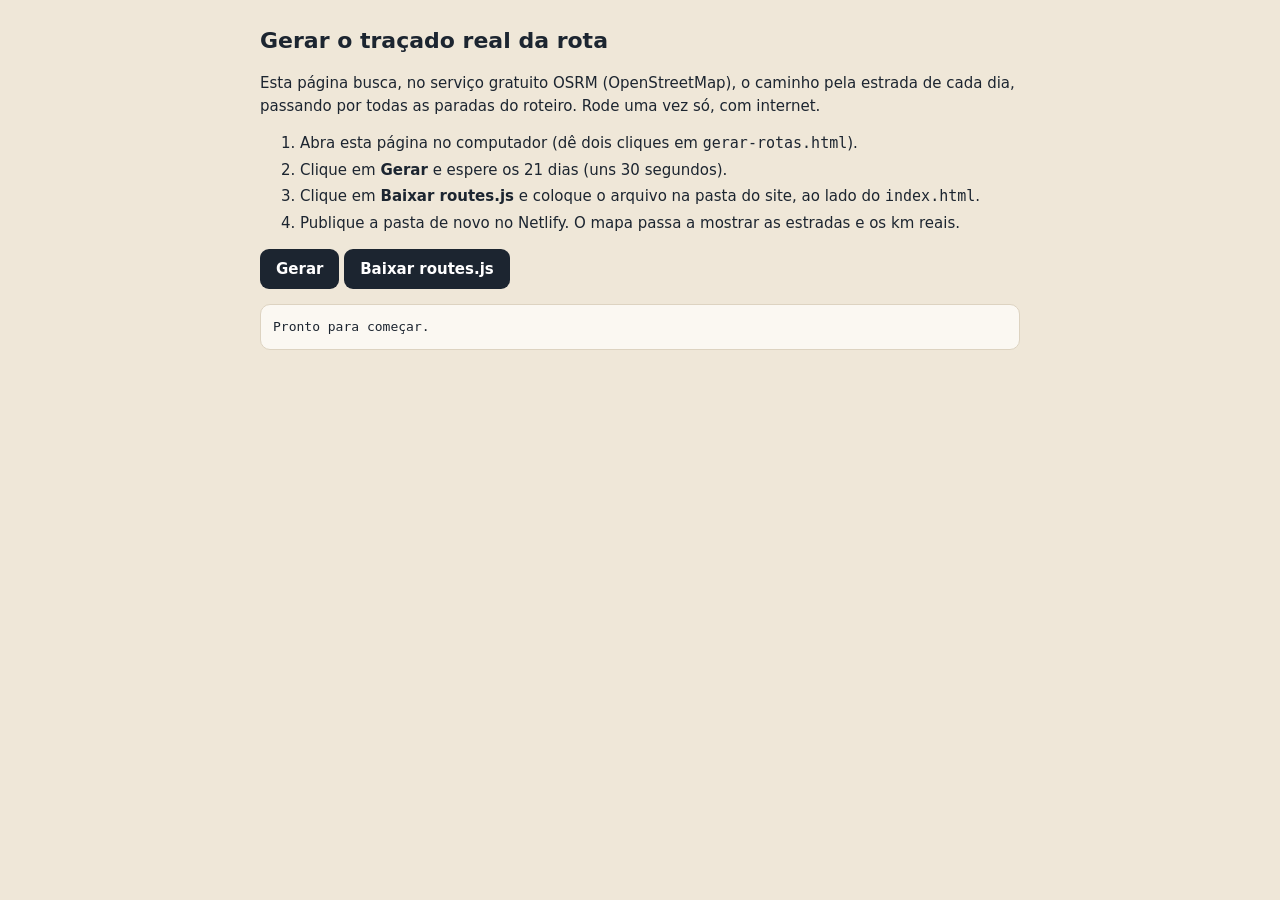
<file: gerar-rotas.html>
<!doctype html>
<html lang="pt-BR">
<head>
<meta charset="utf-8">
<meta name="viewport" content="width=device-width,initial-scale=1">
<title>Gerar traçado real</title>
<style>
body{margin:0;background:#efe7d8;color:#1c2530;font:15px/1.5 system-ui,-apple-system,"Segoe UI",Roboto,sans-serif}
.w{max-width:760px;margin:0 auto;padding:24px 16px}
h1{font-size:22px;margin:0 0 8px}
button,a.b{display:inline-block;background:#1c2530;color:#fff;border:0;border-radius:9px;padding:11px 16px;font:600 15px system-ui;cursor:pointer;text-decoration:none}
button:disabled{opacity:.5}
pre{background:#fbf8f2;border:1px solid #ddd3c1;border-radius:10px;padding:12px;font-size:13px;white-space:pre-wrap;max-height:50vh;overflow:auto}
ol li{margin:4px 0}
.ok{color:#1f8a4c}.err{color:#ad3a2c}
</style>
</head>
<body>
<div class="w">
  <h1>Gerar o traçado real da rota</h1>
  <p>Esta página busca, no serviço gratuito OSRM (OpenStreetMap), o caminho pela estrada de cada dia, passando por todas as paradas do roteiro. Rode uma vez só, com internet.</p>
  <ol>
    <li>Abra esta página no computador (dê dois cliques em <code>gerar-rotas.html</code>).</li>
    <li>Clique em <b>Gerar</b> e espere os 21 dias (uns 30 segundos).</li>
    <li>Clique em <b>Baixar routes.js</b> e coloque o arquivo na pasta do site, ao lado do <code>index.html</code>.</li>
    <li>Publique a pasta de novo no Netlify. O mapa passa a mostrar as estradas e os km reais.</li>
  </ol>
  <p><button id="go">Gerar</button> <a class="b" id="dl" hidden download="routes.js">Baixar routes.js</a></p>
  <pre id="log">Pronto para começar.</pre>
</div>
<script src="data.js"></script>
<script>
const SERVERS = ["https://router.project-osrm.org/route/v1/driving/", "https://routing.openstreetmap.de/routed-car/route/v1/driving/"];
const log = (t, c) => { const p = document.getElementById("log"); p.innerHTML += "\n" + (c ? `<span class="${c}">${t}</span>` : t); p.scrollTop = p.scrollHeight; };
const sleep = ms => new Promise(r => setTimeout(r, ms));
function simplify(pts, tol){ // Douglas-Peucker em graus
  if (pts.length < 3) return pts;
  const keep = new Uint8Array(pts.length); keep[0] = keep[pts.length-1] = 1;
  const st = [[0, pts.length-1]];
  while (st.length){
    const [a,b] = st.pop(); let mx = 0, idx = -1;
    const [ay,ax] = pts[a], [by,bx] = pts[b], dx = bx-ax, dy = by-ay, L2 = dx*dx+dy*dy;
    for (let i=a+1;i<b;i++){
      const [py,px] = pts[i];
      let t = L2 ? ((px-ax)*dx+(py-ay)*dy)/L2 : 0; t = Math.max(0,Math.min(1,t));
      const ex = ax+t*dx-px, ey = ay+t*dy-py, d = ex*ex+ey*ey;
      if (d > mx){ mx = d; idx = i; }
    }
    if (mx > tol*tol){ keep[idx] = 1; st.push([a,idx],[idx,b]); }
  }
  return pts.filter((_,i) => keep[i]);
}
async function route(coords){
  for (const s of SERVERS){
    try{
      const u = s + coords.map(c => c[1].toFixed(5)+","+c[0].toFixed(5)).join(";") + "?overview=full&geometries=geojson&continue_straight=false";
      const r = await fetch(u); if (!r.ok) throw new Error("HTTP "+r.status);
      const j = await r.json(); if (j.code !== "Ok") throw new Error(j.code);
      return j.routes[0];
    }catch(e){ log("  servidor falhou ("+e.message+"), tentando outro…"); await sleep(1200); }
  }
  throw new Error("nenhum servidor respondeu");
}
document.getElementById("go").onclick = async () => {
  const btn = document.getElementById("go"); btn.disabled = true;
  const out = {lines:{}, km:{}, generated: new Date().toISOString()}; let fails = 0;
  for (const d of TRIP.days){
    if (!d.km) continue;
    const coords = d.stops.filter(s => s.t !== "border").map(s => [s.lat, s.lng]);
    try{
      const r = await route(coords);
      const pts = r.geometry.coordinates.map(c => [+c[1].toFixed(5), +c[0].toFixed(5)]);
      out.lines[d.d] = simplify(pts, 0.0008);
      out.km[d.d] = Math.round(r.distance/1000);
      log(`Dia ${String(d.d).padStart(2,"0")} ${d.from} → ${d.to}: ${out.km[d.d]} km (roteiro: ${d.km})`, Math.abs(out.km[d.d]-d.km)/d.km > .15 ? "err" : "ok");
    }catch(e){ fails++; log(`Dia ${d.d}: ERRO — ${e.message}. Esse dia fica em linha reta.`, "err"); }
    await sleep(1100);
  }
  const blob = new Blob(["window.ROUTES=" + JSON.stringify(out) + ";"], {type:"text/javascript"});
  const a = document.getElementById("dl"); a.href = URL.createObjectURL(blob); a.hidden = false;
  log(`\nConcluído${fails?` com ${fails} erro(s)`:""}. Clique em "Baixar routes.js". Em vermelho: dias em que o traçado real difere mais de 15% do roteiro — vale olhar no mapa se a rota faz sentido.`, fails ? "err" : "ok");
  btn.disabled = false;
};
</script>
</body>
</html>
</file>
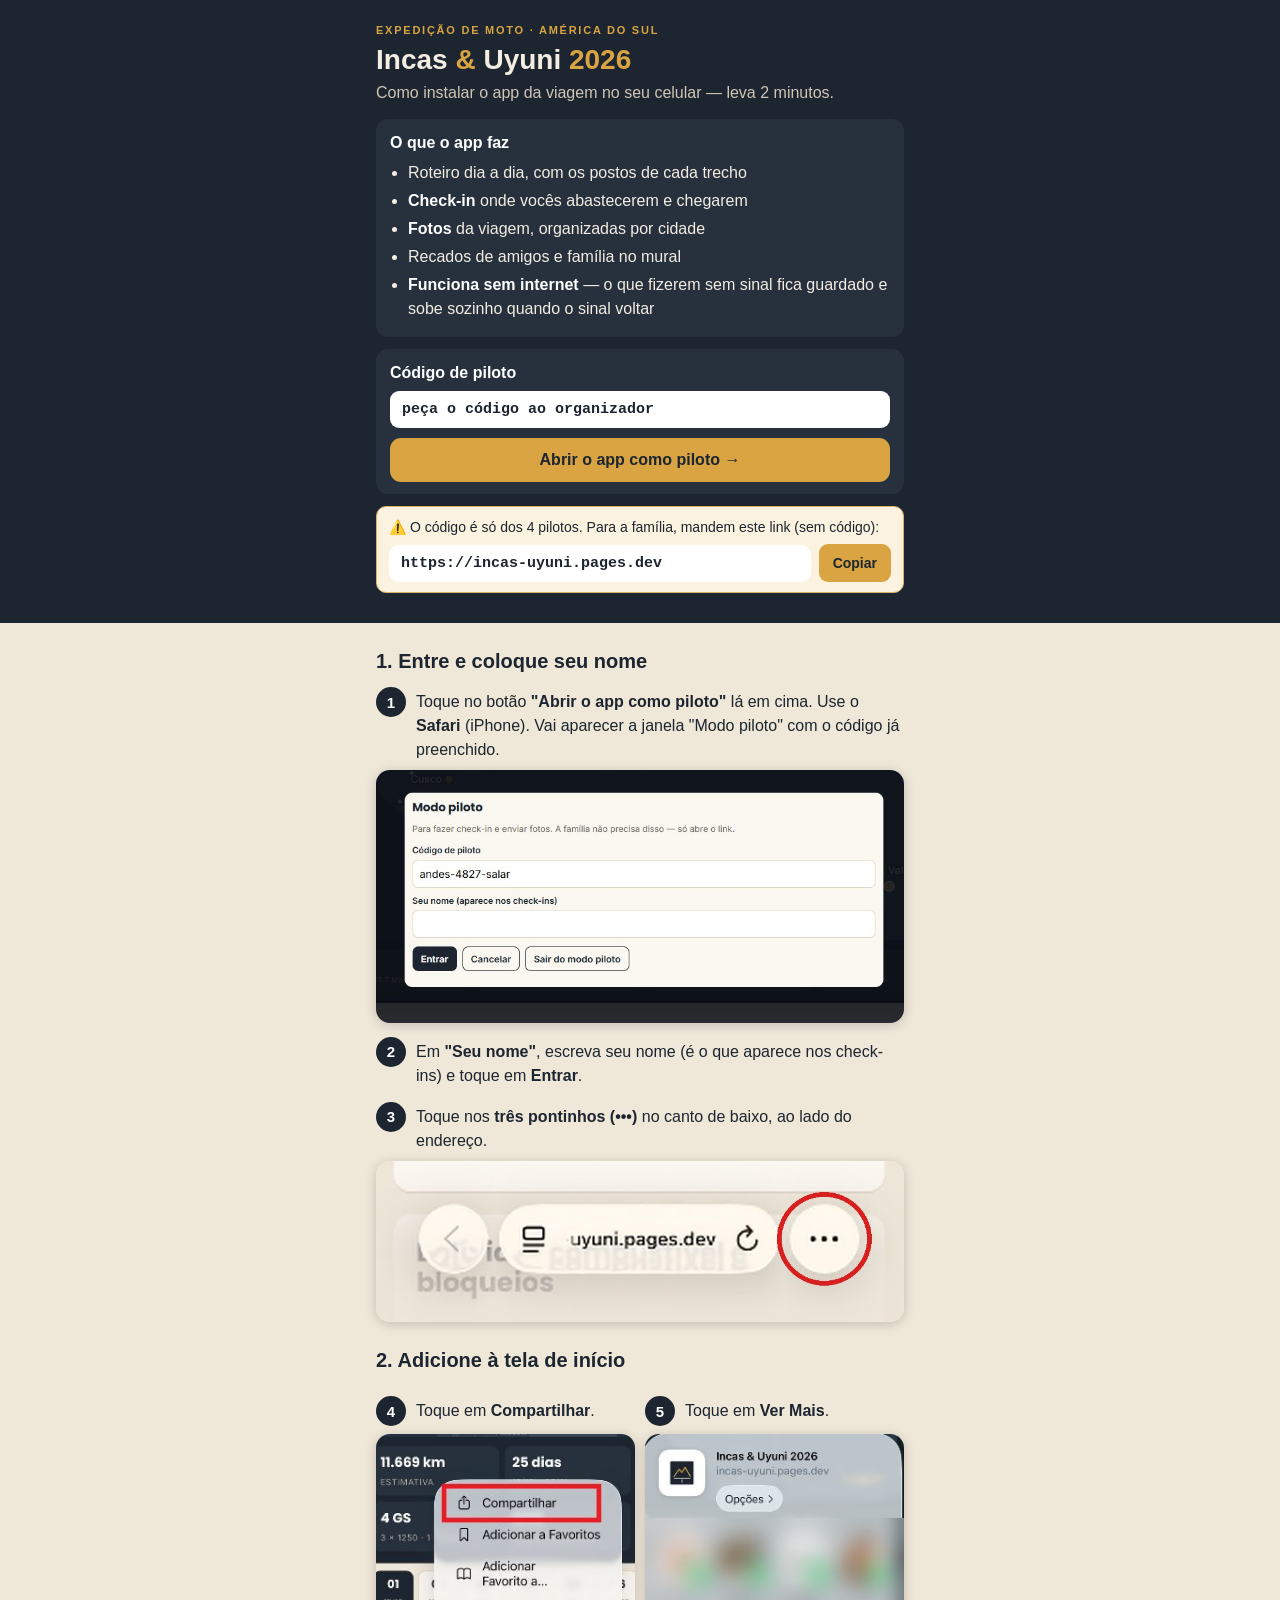
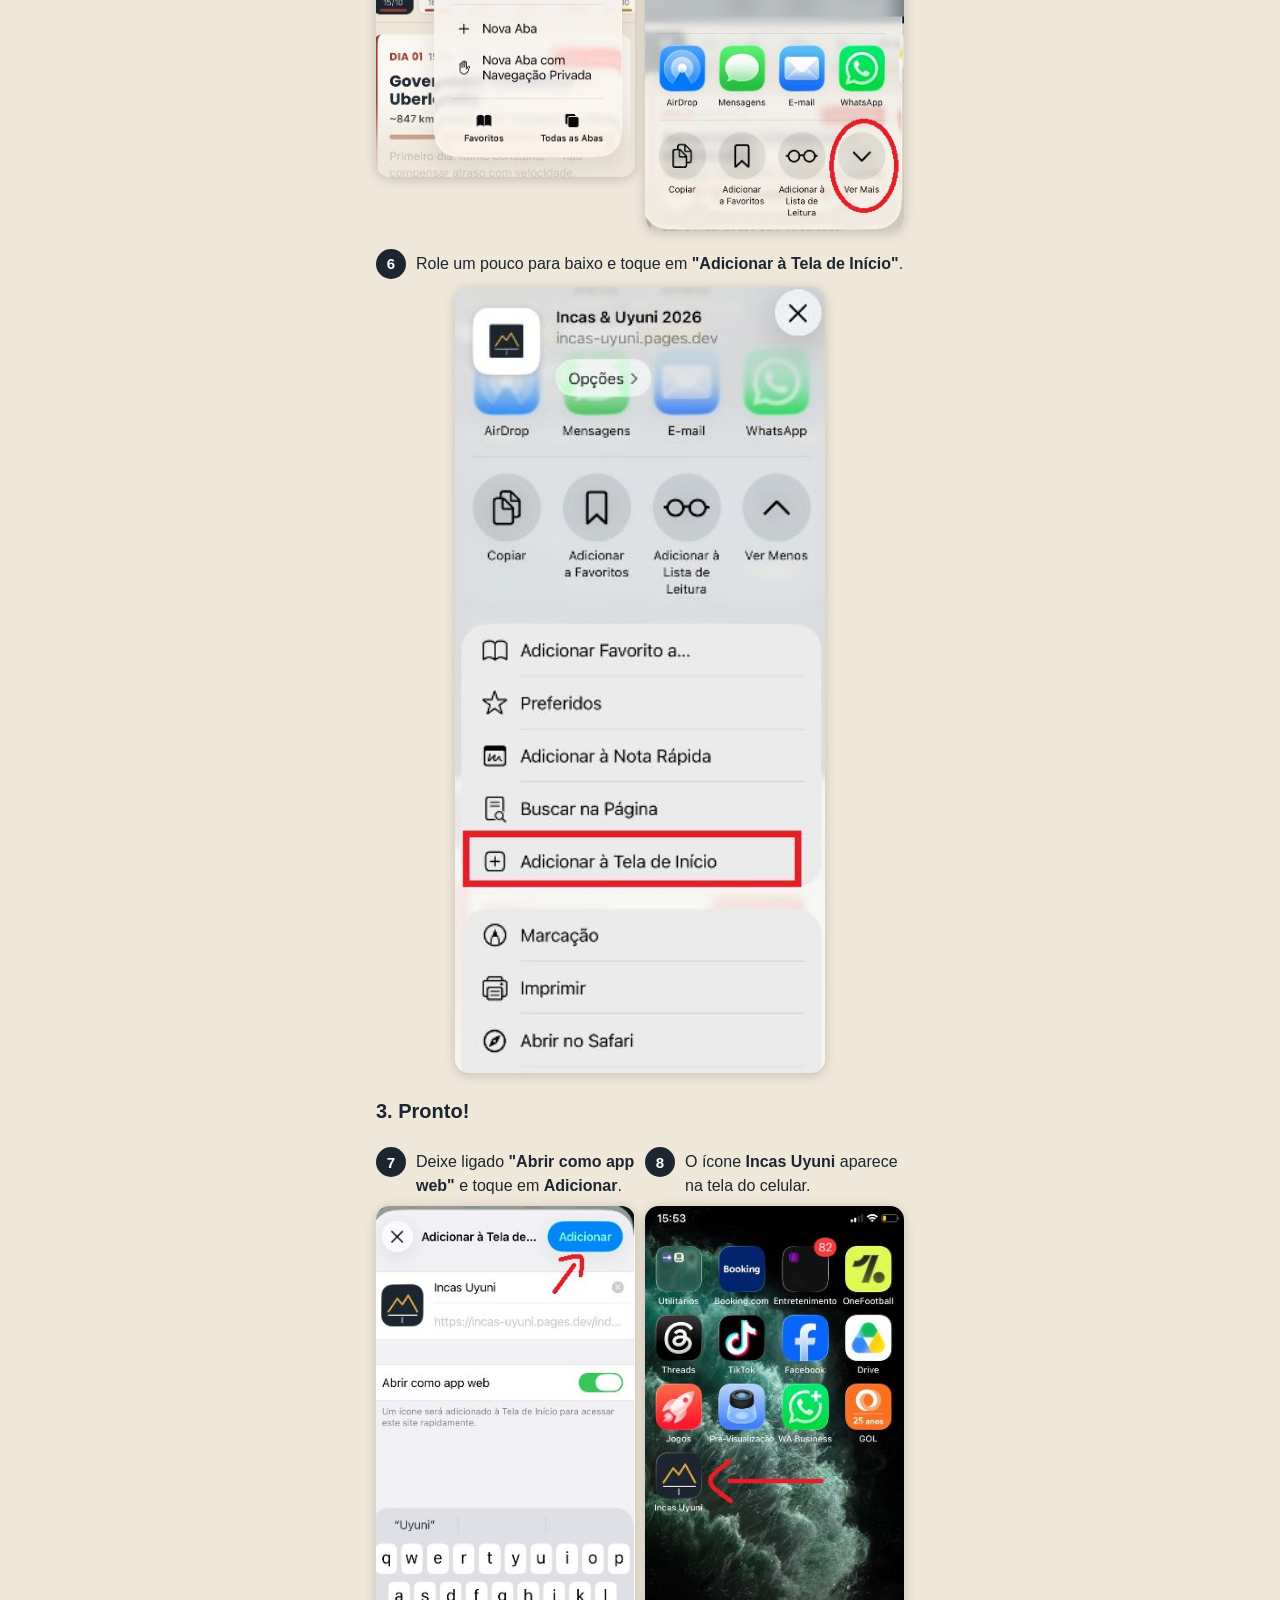
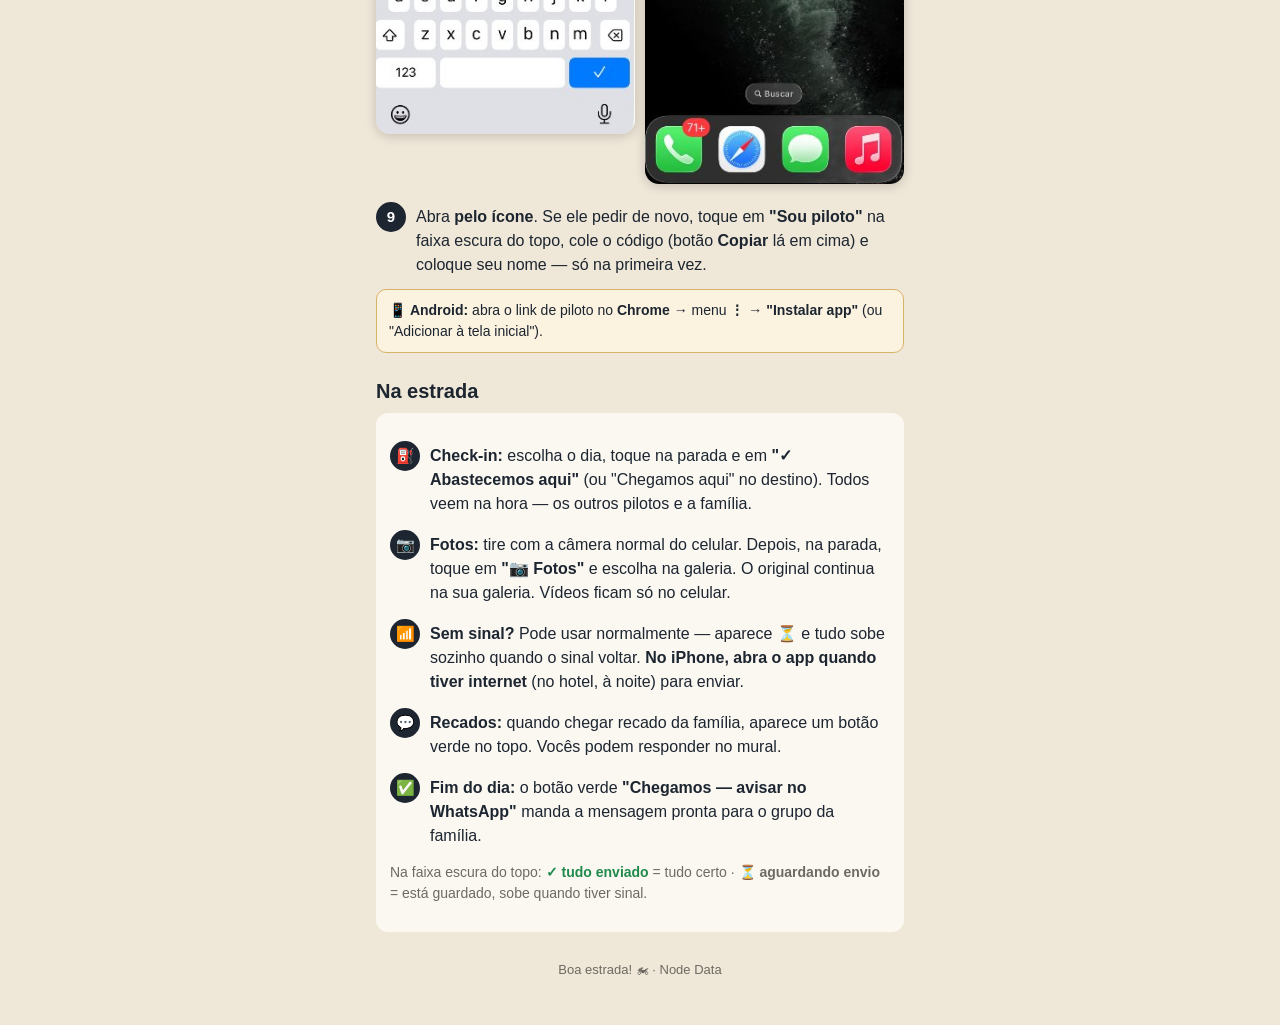
<file: guia.html>
<!doctype html>
<html lang="pt-BR">
<head>
<meta charset="utf-8">
<meta name="viewport" content="width=device-width,initial-scale=1,viewport-fit=cover">
<title>Guia dos pilotos — Incas &amp; Uyuni 2026</title>
<meta name="robots" content="noindex">
<meta name="theme-color" content="#1c2530">
<style>
:root{--ink:#1c2530;--paper:#efe7d8;--card:#fbf8f2;--gold:#d9a441;--muted:#6d6a62;--line:#ddd3c1;--green:#1f8a4c;--red:#c62828}
*{box-sizing:border-box}
body{margin:0;background:var(--paper);color:var(--ink);font:16px/1.5 Inter,-apple-system,"Segoe UI",Roboto,sans-serif}
.w{max-width:560px;margin:0 auto;padding:0 16px 32px}
.cover{background:var(--ink);color:#f3ede2;padding:22px 16px 18px}
.cover .w{padding-bottom:0}
.eb{font-size:11px;letter-spacing:.16em;text-transform:uppercase;color:var(--gold);font-weight:700}
h1{font:700 28px/1.1 Poppins,Inter,sans-serif;margin:6px 0 6px}
h1 span{color:var(--gold)}
h2{font:700 20px/1.2 Poppins,Inter,sans-serif;margin:26px 0 10px}
.lead{color:#cfc6b6;margin:0 0 14px}
.box{background:#26313d;border-radius:12px;padding:12px 14px;margin:12px 0}
.box b{color:#fff}
.box ul{padding-left:18px;margin:6px 0 0}
.box li{margin:4px 0}
.field{display:flex;gap:8px;align-items:center;margin-top:6px}
.field code{flex:1;background:#fff;color:var(--ink);font:600 15px ui-monospace,Menlo,monospace;padding:10px 12px;border-radius:9px;overflow-wrap:anywhere}
.cp{flex:0 0 auto;border:0;border-radius:9px;background:var(--gold);color:var(--ink);font:700 14px Inter,sans-serif;padding:11px 14px;cursor:pointer}
.cp.done{background:var(--green);color:#fff}
.go{display:block;text-align:center;margin-top:10px;background:var(--gold);color:var(--ink);text-decoration:none;font:700 16px Inter,sans-serif;padding:13px;border-radius:11px}
.warn{background:#fbf2df;border:1px solid #d9b26a;border-radius:10px;padding:10px 12px;font-size:14px;color:var(--ink);margin:12px 0}
.step{display:flex;gap:10px;align-items:flex-start;margin:14px 0 6px}
.n{flex:0 0 30px;height:30px;border-radius:50%;background:var(--ink);color:#fff;font:700 15px Inter,sans-serif;display:grid;place-items:center}
.step p{margin:3px 0 0}
.shot{display:block;margin:8px auto 4px;border-radius:14px;box-shadow:0 2px 12px rgba(0,0,0,.18);max-width:100%;height:auto}
.two{display:grid;grid-template-columns:1fr 1fr;gap:10px}
.two .shot{width:100%}
.card{background:var(--card);border-radius:12px;padding:14px;margin:10px 0}
.ok{color:var(--green);font-weight:700}
.foot{text-align:center;color:var(--muted);font-size:13px;margin-top:28px}
a.inl{color:#2f5d8a;font-weight:600}
</style>
</head>
<body>
<div class="cover"><div class="w">
  <div class="eb">Expedição de moto · América do Sul</div>
  <h1>Incas <span>&amp;</span> Uyuni <span>2026</span></h1>
  <p class="lead">Como instalar o app da viagem no seu celular — leva 2 minutos.</p>
  <div class="box"><b>O que o app faz</b>
    <ul>
      <li>Roteiro dia a dia, com os postos de cada trecho</li>
      <li><b>Check-in</b> onde vocês abastecerem e chegarem</li>
      <li><b>Fotos</b> da viagem, organizadas por cidade</li>
      <li>Recados de amigos e família no mural</li>
      <li><b>Funciona sem internet</b> — o que fizerem sem sinal fica guardado e sobe sozinho quando o sinal voltar</li>
    </ul>
  </div>
  <div class="box" id="pilotbox">
    <b>Código de piloto</b>
    <div class="field"><code id="code">—</code><button class="cp" data-copy="code">Copiar</button></div>
    <a class="go" id="golink" href="#">Abrir o app como piloto →</a>
  </div>
  <div class="warn">⚠️ O código é só dos 4 pilotos. Para a família, mandem este link (sem código):
    <div class="field"><code id="famlink">https://incas-uyuni.pages.dev</code><button class="cp" data-copy="famlink">Copiar</button></div>
  </div>
</div></div>

<div class="w">
  <h2>1. Entre e coloque seu nome</h2>
  <div class="step"><div class="n">1</div><p>Toque no botão <b>"Abrir o app como piloto"</b> lá em cima. Use o <b>Safari</b> (iPhone). Vai aparecer a janela "Modo piloto" com o código já preenchido.</p></div>
  <img class="shot" src="img/guia/passo1.jpg" alt="Janela Modo piloto">
  <div class="step"><div class="n">2</div><p>Em <b>"Seu nome"</b>, escreva seu nome (é o que aparece nos check-ins) e toque em <b>Entrar</b>.</p></div>
  <div class="step"><div class="n">3</div><p>Toque nos <b>três pontinhos (•••)</b> no canto de baixo, ao lado do endereço.</p></div>
  <img class="shot" src="img/guia/passo2.jpg" alt="Botão de três pontinhos">

  <h2>2. Adicione à tela de início</h2>
  <div class="two">
    <div><div class="step"><div class="n">4</div><p>Toque em <b>Compartilhar</b>.</p></div><img class="shot" src="img/guia/passo3.jpg" alt="Compartilhar"></div>
    <div><div class="step"><div class="n">5</div><p>Toque em <b>Ver Mais</b>.</p></div><img class="shot" src="img/guia/passo4.jpg" alt="Ver mais"></div>
  </div>
  <div class="step"><div class="n">6</div><p>Role um pouco para baixo e toque em <b>"Adicionar à Tela de Início"</b>.</p></div>
  <img class="shot" src="img/guia/passo5.jpg" alt="Adicionar à Tela de Início" style="width:70%">

  <h2>3. Pronto!</h2>
  <div class="two">
    <div><div class="step"><div class="n">7</div><p>Deixe ligado <b>"Abrir como app web"</b> e toque em <b>Adicionar</b>.</p></div><img class="shot" src="img/guia/passo6.jpg" alt="Adicionar"></div>
    <div><div class="step"><div class="n">8</div><p>O ícone <b>Incas Uyuni</b> aparece na tela do celular.</p></div><img class="shot" src="img/guia/passo7.jpg" alt="Ícone na tela"></div>
  </div>
  <div class="step"><div class="n">9</div><p>Abra <b>pelo ícone</b>. Se ele pedir de novo, toque em <b>"Sou piloto"</b> na faixa escura do topo, cole o código (botão <b>Copiar</b> lá em cima) e coloque seu nome — só na primeira vez.</p></div>
  <div class="warn">📱 <b>Android:</b> abra o link de piloto no <b>Chrome</b> → menu <b>⋮</b> → <b>"Instalar app"</b> (ou "Adicionar à tela inicial").</div>

  <h2>Na estrada</h2>
  <div class="card">
    <div class="step"><div class="n">⛽</div><p><b>Check-in:</b> escolha o dia, toque na parada e em <b>"✓ Abastecemos aqui"</b> (ou "Chegamos aqui" no destino). Todos veem na hora — os outros pilotos e a família.</p></div>
    <div class="step"><div class="n">📷</div><p><b>Fotos:</b> tire com a câmera normal do celular. Depois, na parada, toque em <b>"📷 Fotos"</b> e escolha na galeria. O original continua na sua galeria. Vídeos ficam só no celular.</p></div>
    <div class="step"><div class="n">📶</div><p><b>Sem sinal?</b> Pode usar normalmente — aparece <b>⏳</b> e tudo sobe sozinho quando o sinal voltar. <b>No iPhone, abra o app quando tiver internet</b> (no hotel, à noite) para enviar.</p></div>
    <div class="step"><div class="n">💬</div><p><b>Recados:</b> quando chegar recado da família, aparece um botão verde no topo. Vocês podem responder no mural.</p></div>
    <div class="step"><div class="n">✅</div><p><b>Fim do dia:</b> o botão verde <b>"Chegamos — avisar no WhatsApp"</b> manda a mensagem pronta para o grupo da família.</p></div>
    <p style="font-size:14px;color:var(--muted)">Na faixa escura do topo: <span class="ok">✓ tudo enviado</span> = tudo certo · <b>⏳ aguardando envio</b> = está guardado, sobe quando tiver sinal.</p>
  </div>
  <p class="foot">Boa estrada! 🏍 · Node Data</p>
</div>

<script>
// O código vem do próprio link (…/guia.html?piloto=CODIGO) — ele não fica salvo no site.
(function(){
  const code = (new URLSearchParams(location.search).get("piloto") || "").trim();
  const base = "https://incas-uyuni.pages.dev/";
  if (code){
    document.getElementById("code").textContent = code;
    document.getElementById("golink").href = base + "?piloto=" + encodeURIComponent(code);
  } else {
    document.getElementById("code").textContent = "peça o código ao organizador";
    document.querySelector('[data-copy="code"]').hidden = true;
    document.getElementById("golink").href = base;
  }
  async function copy(text){
    try{ await navigator.clipboard.writeText(text); return true; }
    catch(e){
      const t = document.createElement("textarea"); t.value = text; t.setAttribute("readonly",""); t.style.position = "fixed"; t.style.opacity = "0";
      document.body.appendChild(t); t.select(); t.setSelectionRange(0, text.length);
      let ok = false; try{ ok = document.execCommand("copy"); }catch(_){} t.remove(); return ok;
    }
  }
  document.querySelectorAll("[data-copy]").forEach(b => b.addEventListener("click", async () => {
    const ok = await copy(document.getElementById(b.dataset.copy).textContent.trim());
    const old = b.textContent; b.textContent = ok ? "Copiado ✓" : "Toque e segure o texto"; b.classList.toggle("done", ok);
    setTimeout(() => { b.textContent = old; b.classList.remove("done"); }, 2200);
  }));
})();
</script>
</body>
</html>
</file>
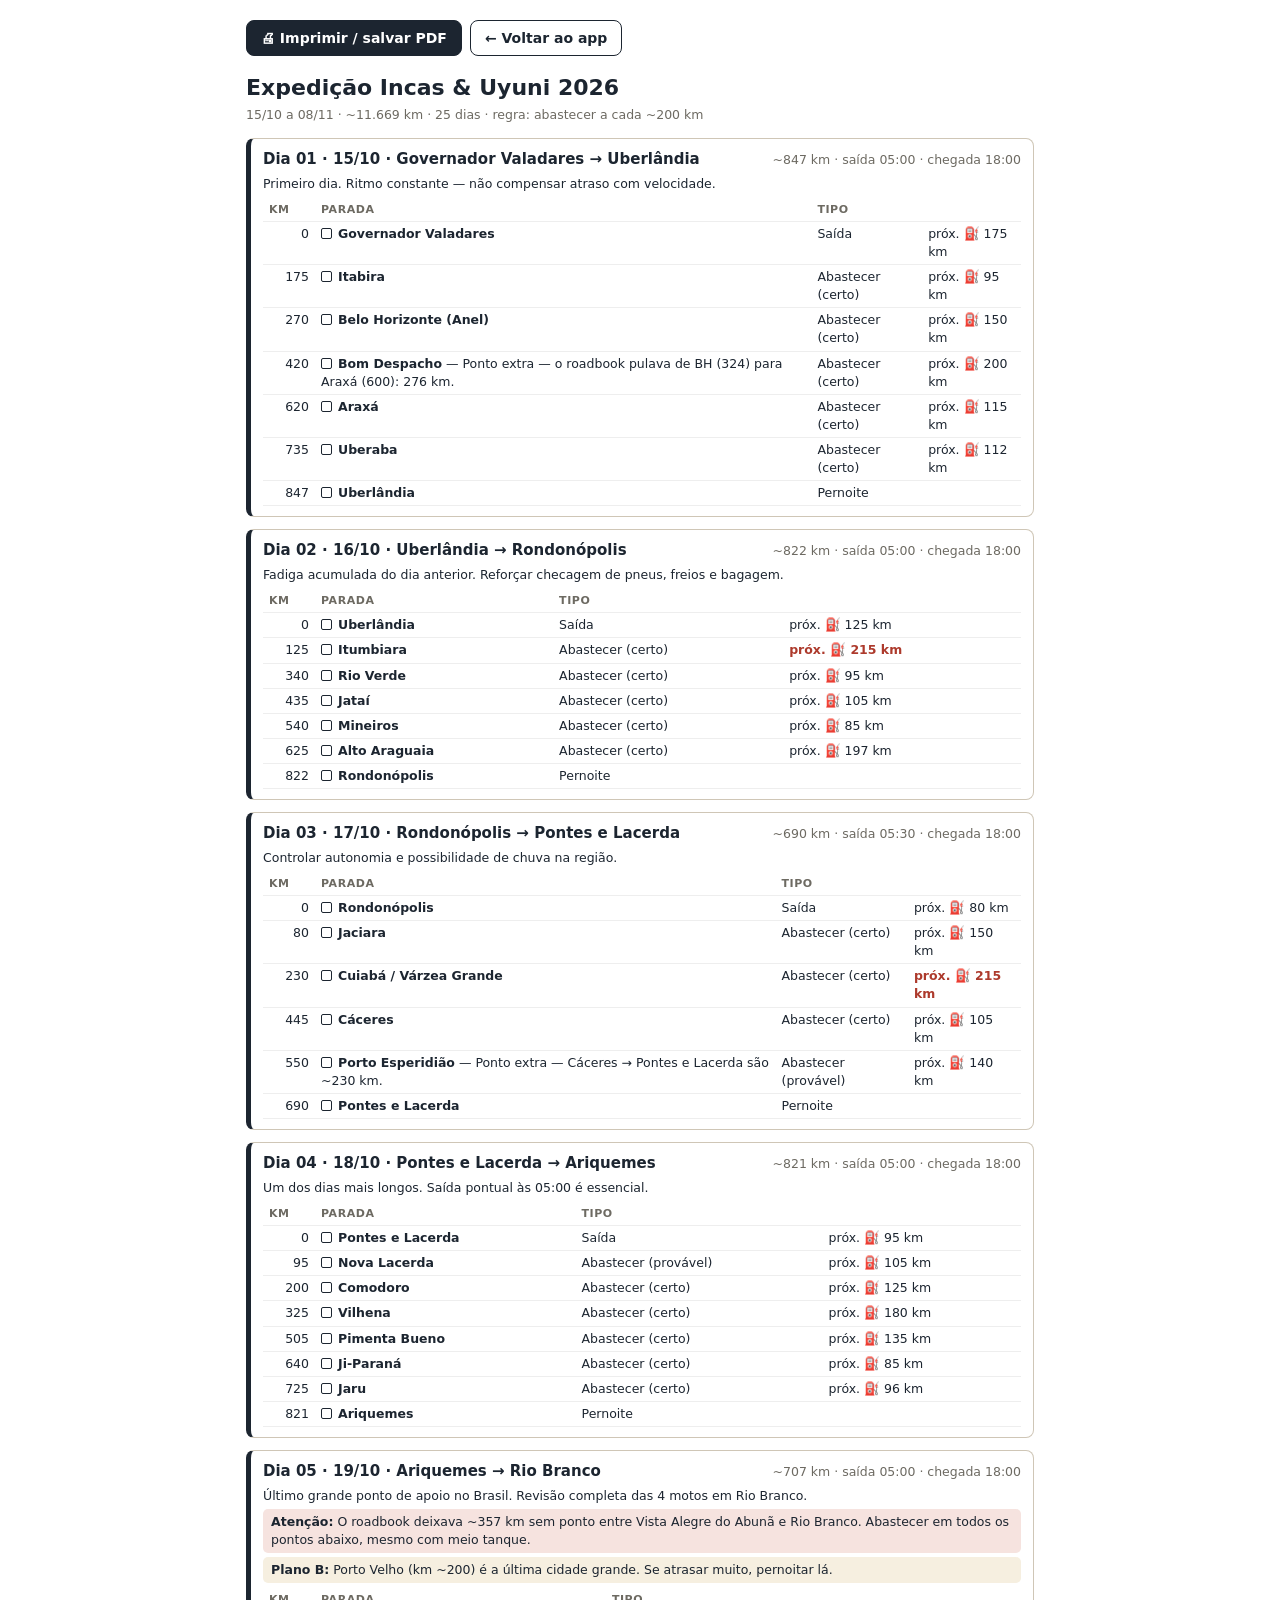
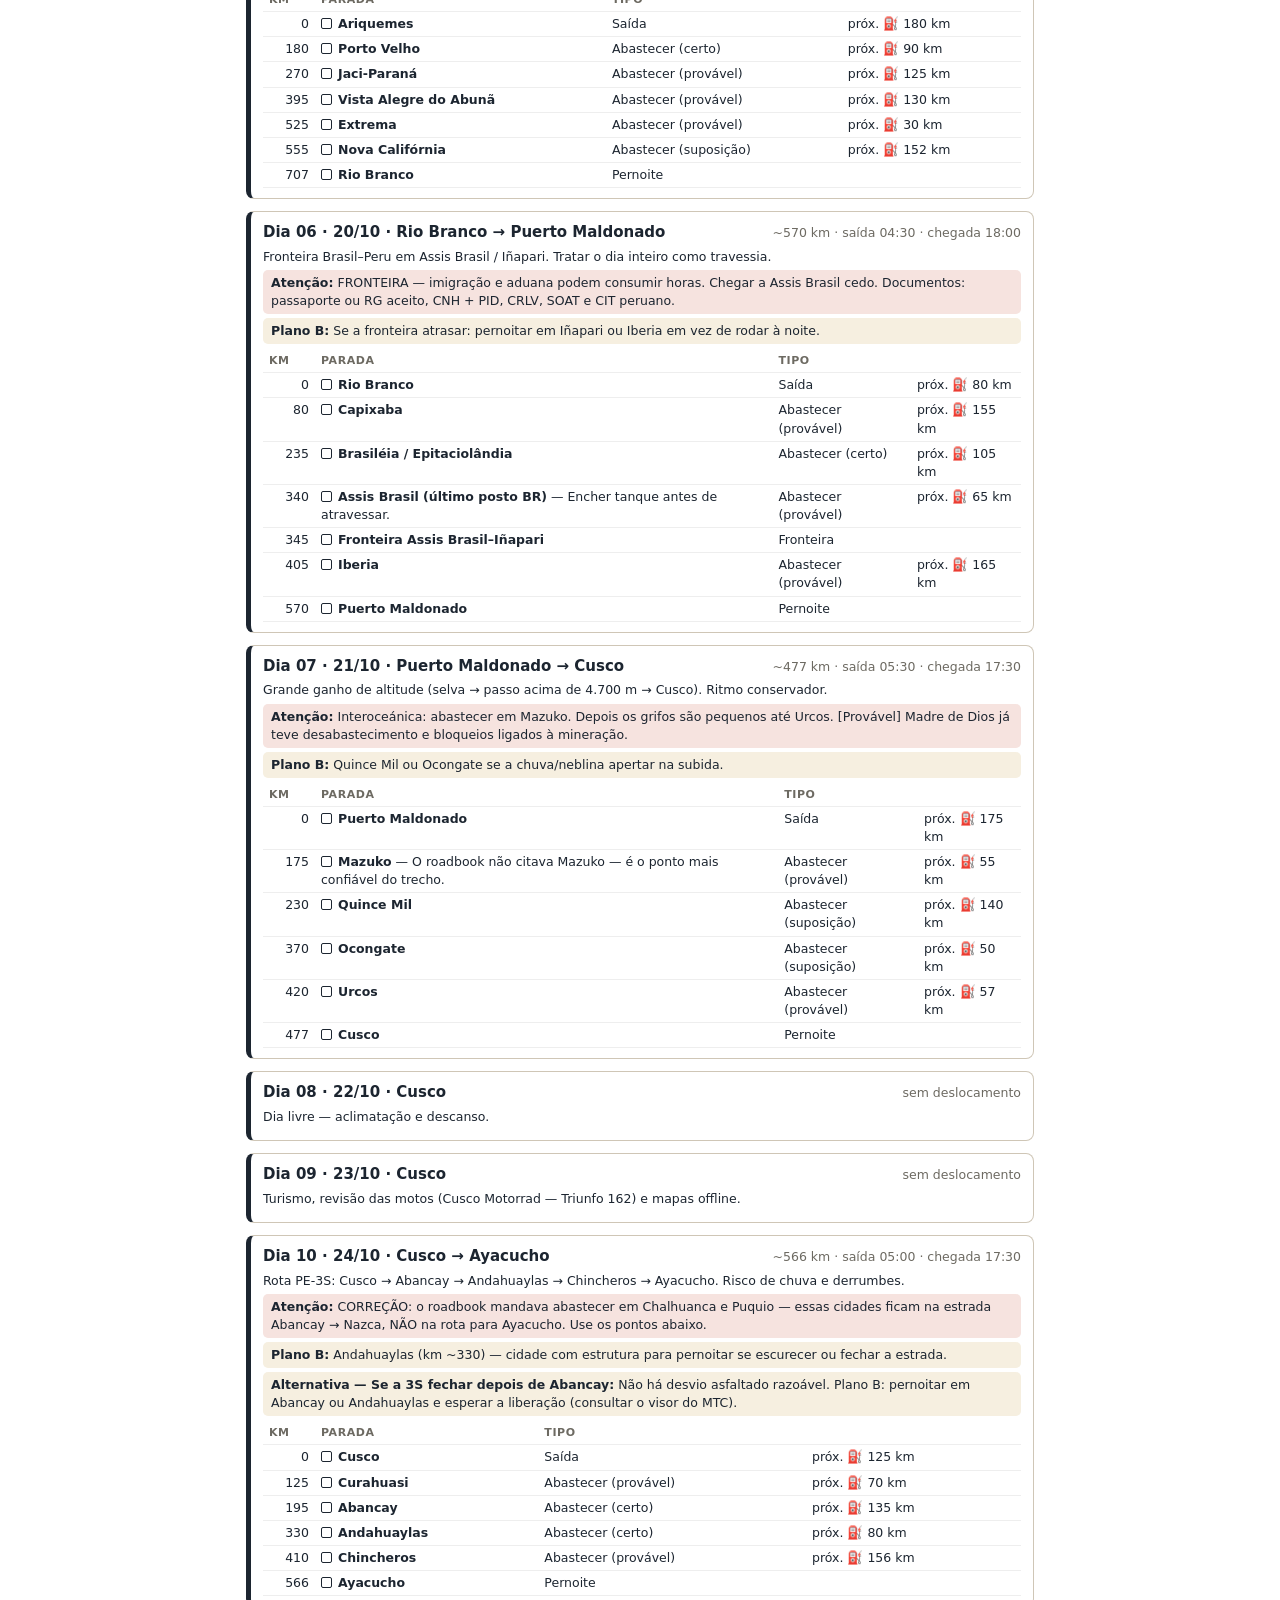
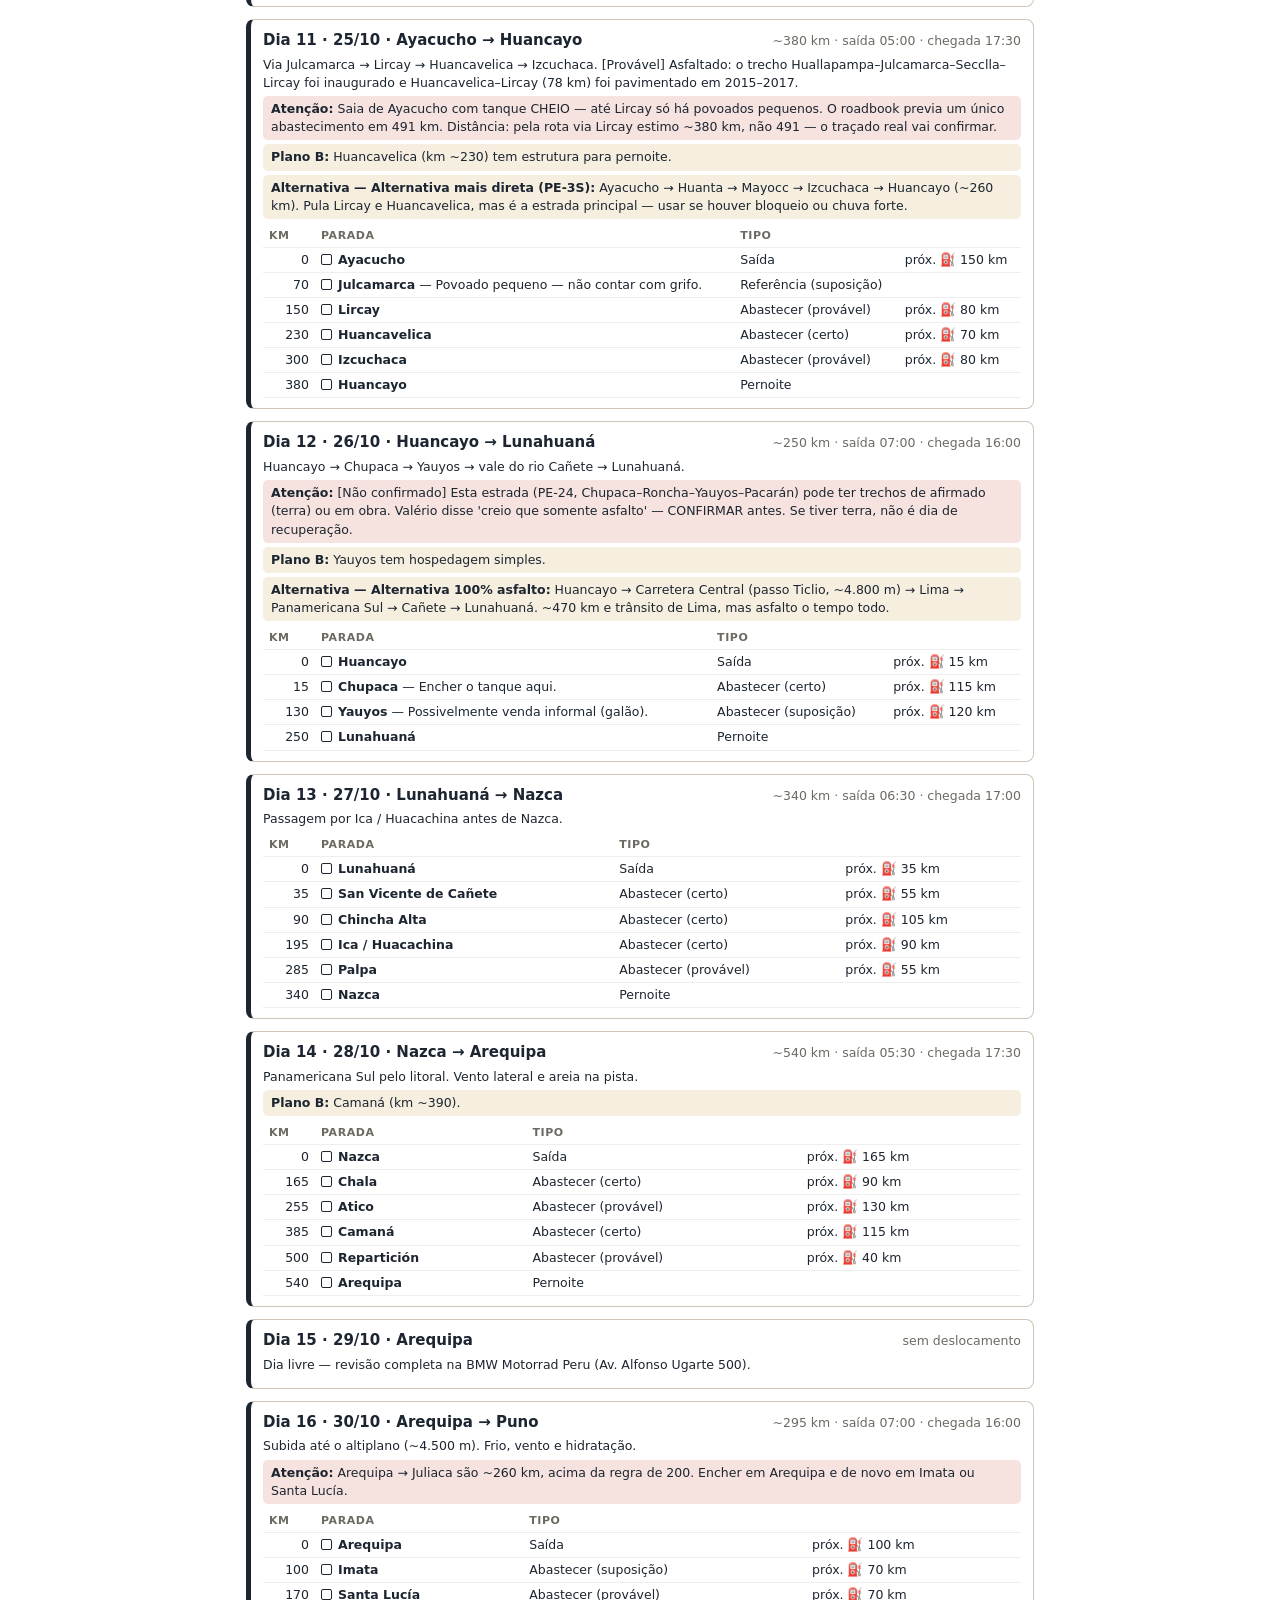
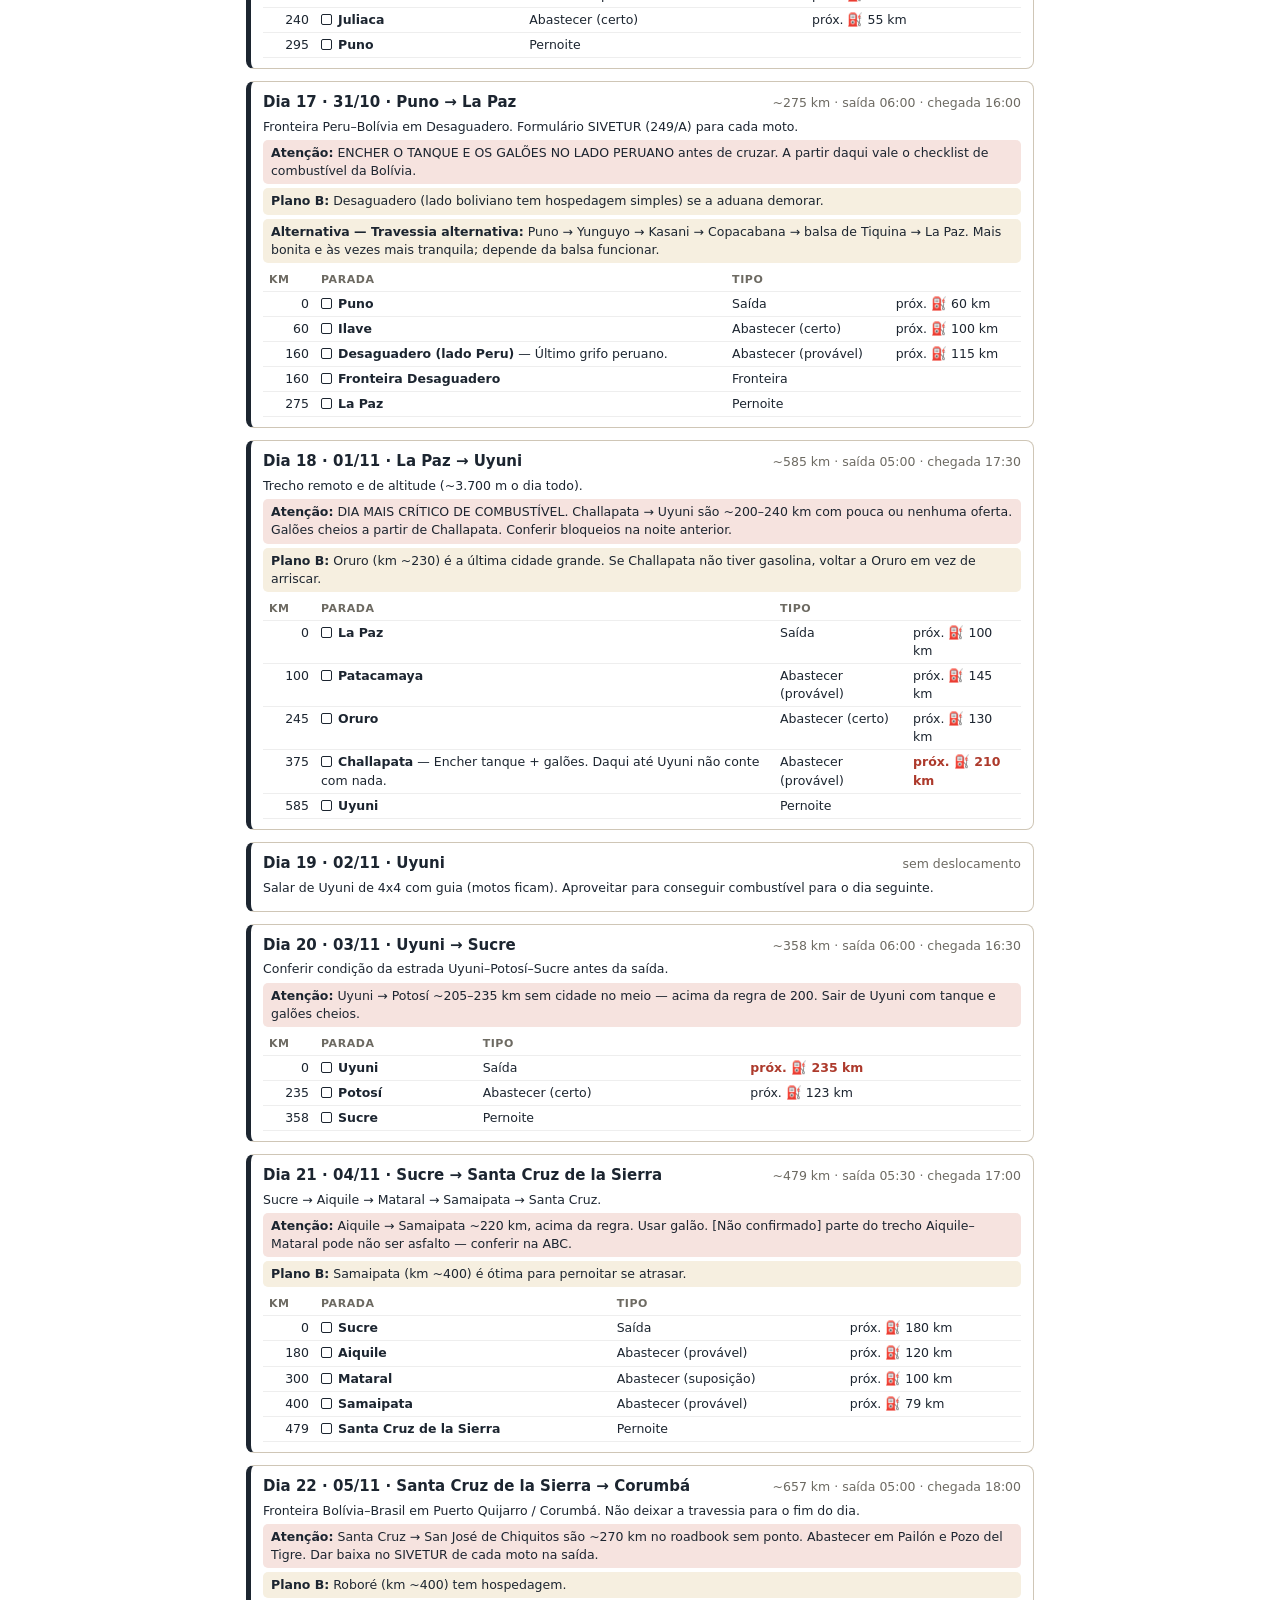
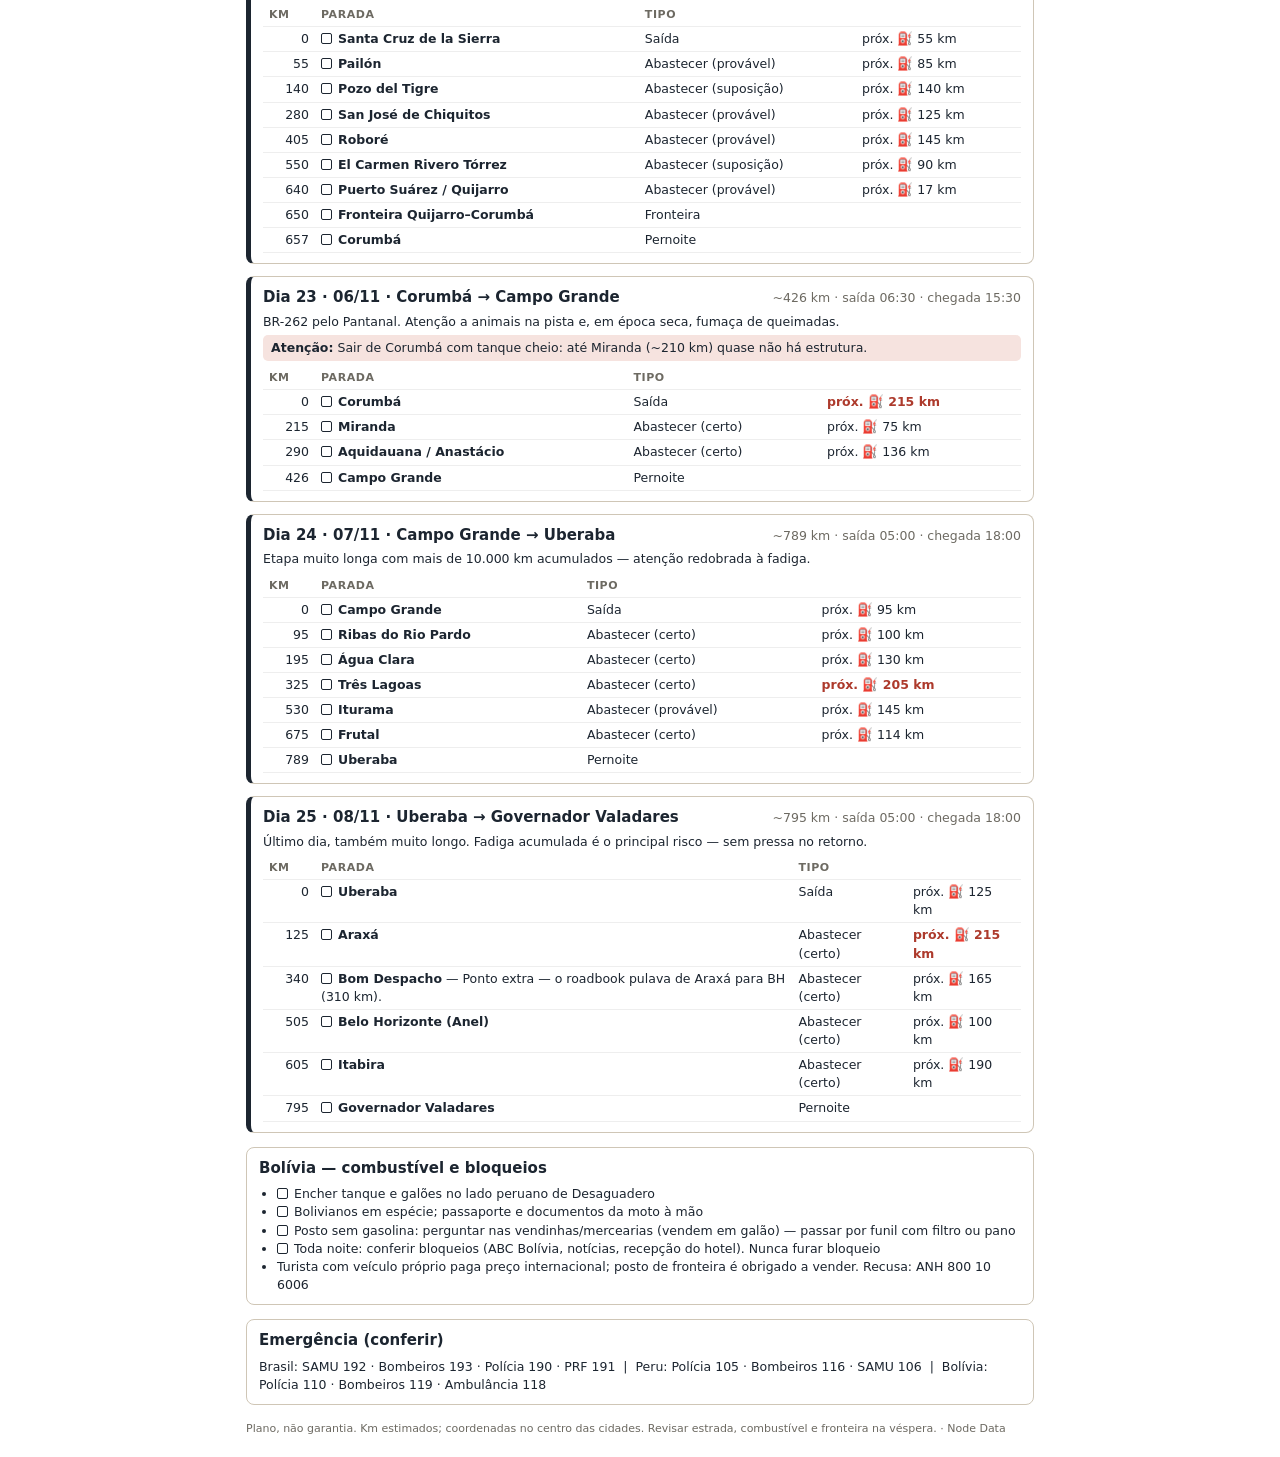
<file: imprimir.html>
<!doctype html>
<html lang="pt-BR">
<head>
<meta charset="utf-8">
<meta name="viewport" content="width=device-width,initial-scale=1">
<title>Incas &amp; Uyuni 2026 — impressão</title>
<style>
:root{--ink:#1c2530;--muted:#6d6a62;--line:#cfc6b6;--gold:#b8892b;--red:#ad3a2c}
*{box-sizing:border-box}
body{margin:0;background:#fff;color:var(--ink);font:12.5px/1.45 system-ui,-apple-system,"Segoe UI",Roboto,sans-serif}
.w{max-width:820px;margin:0 auto;padding:20px 16px}
h1{font-size:22px;margin:0}
.sub{color:var(--muted);margin:2px 0 14px}
.bar{display:flex;gap:8px;margin-bottom:16px}
.bar button,.bar a{font:600 14px system-ui;padding:9px 14px;border-radius:8px;border:1px solid var(--ink);background:var(--ink);color:#fff;text-decoration:none;cursor:pointer}
.bar a{background:#fff;color:var(--ink)}
.day{border:1px solid var(--line);border-left:5px solid var(--ink);border-radius:8px;padding:10px 12px;margin:0 0 12px;break-inside:avoid}
.dh{display:flex;justify-content:space-between;gap:8px;align-items:baseline;flex-wrap:wrap}
.dh b{font-size:15px}
.meta{color:var(--muted)}
.note{margin:4px 0}
.al{margin:4px 0;padding:4px 8px;border-radius:5px;background:#f6efe0}
.al.r{background:#f6e3df}
table{width:100%;border-collapse:collapse;margin-top:6px}
th,td{text-align:left;padding:3px 6px;border-bottom:1px solid #eee;vertical-align:top}
th{font-size:11px;text-transform:uppercase;letter-spacing:.05em;color:var(--muted)}
td.k{width:52px;text-align:right;font-variant-numeric:tabular-nums}
.over{color:var(--red);font-weight:600}
.box{border:1px solid var(--line);border-radius:8px;padding:10px 12px;margin:14px 0}
.box h2{font-size:15px;margin:0 0 6px}
.box ul{margin:0;padding-left:18px}
.check{display:inline-block;width:11px;height:11px;border:1.5px solid var(--ink);border-radius:2px;margin-right:6px;vertical-align:-1px}
footer{color:var(--muted);font-size:11px;margin-top:16px}
@media print{ .bar{display:none} .w{padding:0} body{font-size:11px} .day{margin-bottom:8px} @page{size:A4;margin:12mm} }
</style>
</head>
<body>
<div class="w">
  <div class="bar"><button onclick="print()">🖨 Imprimir / salvar PDF</button><a href="index.html">← Voltar ao app</a></div>
  <h1>Expedição Incas &amp; Uyuni 2026</h1>
  <p class="sub" id="sub"></p>
  <div id="days"></div>
  <div class="box">
    <h2>Bolívia — combustível e bloqueios</h2>
    <ul>
      <li><span class="check"></span>Encher tanque e galões no lado peruano de Desaguadero</li>
      <li><span class="check"></span>Bolivianos em espécie; passaporte e documentos da moto à mão</li>
      <li><span class="check"></span>Posto sem gasolina: perguntar nas vendinhas/mercearias (vendem em galão) — passar por funil com filtro ou pano</li>
      <li><span class="check"></span>Toda noite: conferir bloqueios (ABC Bolívia, notícias, recepção do hotel). Nunca furar bloqueio</li>
      <li>Turista com veículo próprio paga preço internacional; posto de fronteira é obrigado a vender. Recusa: ANH 800 10 6006</li>
    </ul>
  </div>
  <div class="box">
    <h2>Emergência (conferir)</h2>
    Brasil: SAMU 192 · Bombeiros 193 · Polícia 190 · PRF 191 &nbsp;|&nbsp; Peru: Polícia 105 · Bombeiros 116 · SAMU 106 &nbsp;|&nbsp; Bolívia: Polícia 110 · Bombeiros 119 · Ambulância 118
  </div>
  <footer>Plano, não garantia. Km estimados; coordenadas no centro das cidades. Revisar estrada, combustível e fronteira na véspera. · Node Data</footer>
</div>
<script src="data.js"></script>
<script>
const T = window.TRIP, esc = s => String(s).replace(/[&<>"]/g, c => ({"&":"&amp;","<":"&lt;",">":"&gt;",'"':"&quot;"}[c]));
const fd = iso => iso.slice(8,10)+"/"+iso.slice(5,7);
const KIND = {start:"Saída",fuel:"Abastecer",border:"Fronteira",stop:"Referência",end:"Pernoite"};
const CONF = {C:"certo",P:"provável",S:"suposição"};
const total = T.days.reduce((a,d) => a + d.km, 0);
document.getElementById("sub").textContent = `${fd(T.days[0].date)} a ${fd(T.days[T.days.length-1].date)} · ~${total.toLocaleString("pt-BR")} km · 25 dias · regra: abastecer a cada ~200 km`;
document.getElementById("days").innerHTML = T.days.map(d => {
  const rows = d.stops.map((s,i) => {
    let nf = null; for (let j=i+1;j<d.stops.length;j++){ if (["fuel","end"].includes(d.stops[j].t)){ nf = d.stops[j]; break; } }
    const gap = (s.t==="fuel"||s.t==="start") && nf ? nf.km - s.km : 0;
    return `<tr><td class="k">${s.km}</td><td><span class="check"></span><b>${esc(s.n)}</b>${s.note?` — ${esc(s.note)}`:""}</td><td>${KIND[s.t]}${s.c?` (${CONF[s.c]})`:""}</td><td class="${gap>200?"over":""}">${gap?`próx. ⛽ ${gap} km`:""}</td></tr>`;
  }).join("");
  return `<div class="day"><div class="dh"><b>Dia ${String(d.d).padStart(2,"0")} · ${fd(d.date)} · ${esc(d.from)}${d.km?" → "+esc(d.to):""}</b>
    <span class="meta">${d.km?`~${d.km} km · saída ${d.depart} · chegada ${d.arrive}`:"sem deslocamento"}</span></div>
    <p class="note">${esc(d.note)}</p>
    ${d.alert?`<p class="al r"><b>Atenção:</b> ${esc(d.alert)}</p>`:""}
    ${d.emergency?`<p class="al"><b>Plano B:</b> ${esc(d.emergency)}</p>`:""}
    ${d.alt?`<p class="al"><b>Alternativa — ${esc(d.alt.t)}:</b> ${esc(d.alt.d)}</p>`:""}
    ${d.km?`<table><tr><th>km</th><th>Parada</th><th>Tipo</th><th></th></tr>${rows}</table>`:""}</div>`;
}).join("");
</script>
</body>
</html>
</file>
